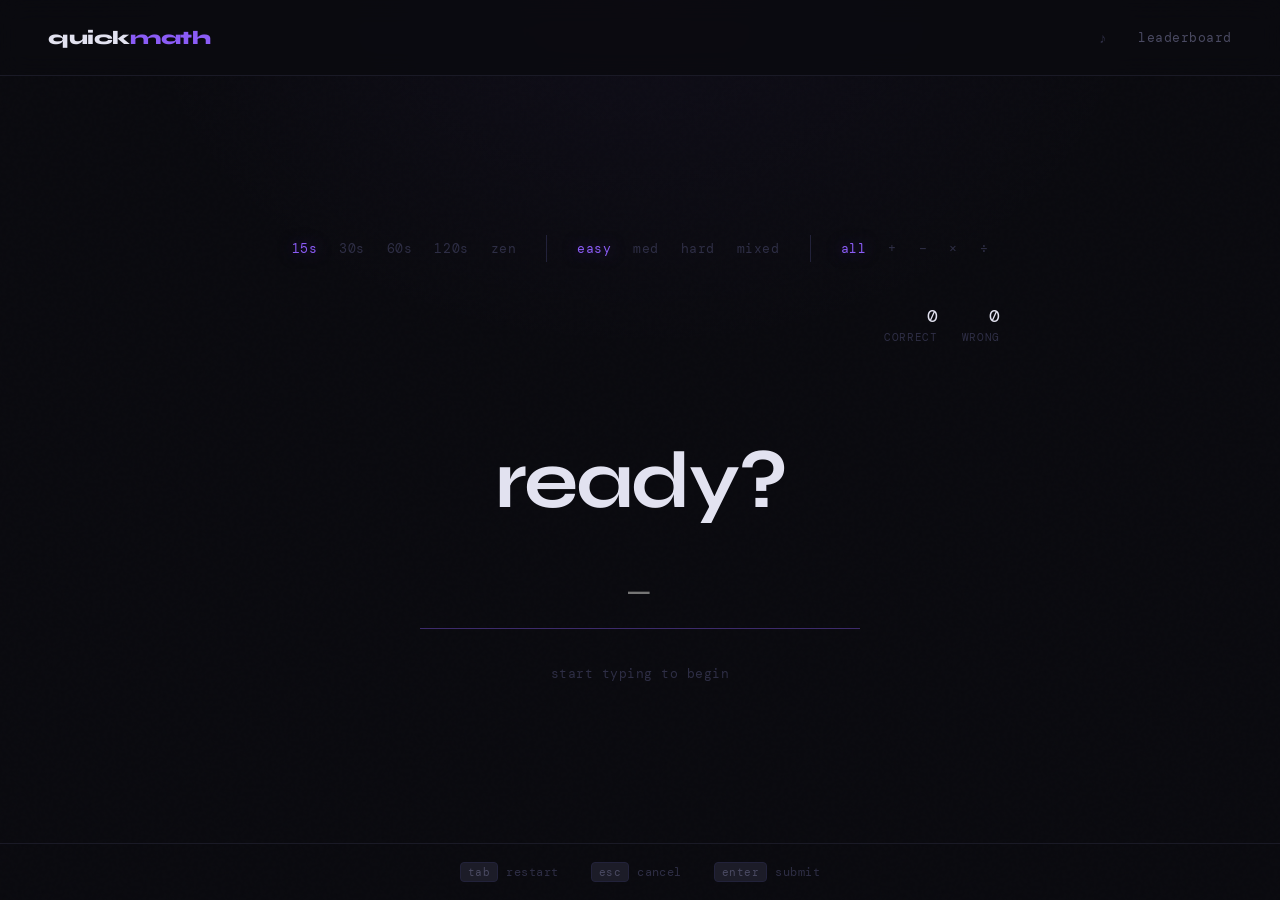
<file: index.html>
<!DOCTYPE html>
<html lang="en">

<head>
  <meta charset="UTF-8">
  <meta name="viewport" content="width=device-width, initial-scale=1.0">
  <title>quickmath</title>
  <link
    href="https://fonts.googleapis.com/css2?family=DM+Mono:wght@300;400;500&family=Syne:wght@400;500;600;700;800&display=swap"
    rel="stylesheet">
  <link rel="stylesheet" href="styles.css">
</head>

<body>

  <div class="particles" id="particles"></div>

  <div class="app">
    <header>
      <div class="logo" id="logoBtn">quick<span>math</span></div>
      <nav class="nav">
        <button class="mute-btn" id="muteBtn" title="toggle sound">♪</button>
        <button class="nav-btn" id="lbNavBtn">leaderboard</button>
      </nav>
    </header>

    <main>
      <div class="controls">
        <div class="controls-group">
          <button class="ctrl-btn active" data-type="time" data-val="15">15s</button>
          <button class="ctrl-btn" data-type="time" data-val="30">30s</button>
          <button class="ctrl-btn" data-type="time" data-val="60">60s</button>
          <button class="ctrl-btn" data-type="time" data-val="120">120s</button>
          <button class="ctrl-btn" data-type="time" data-val="zen">zen</button>
        </div>
        <div class="controls-group">
          <button class="ctrl-btn active" data-type="diff" data-val="easy">easy</button>
          <button class="ctrl-btn" data-type="diff" data-val="medium">med</button>
          <button class="ctrl-btn" data-type="diff" data-val="hard">hard</button>
          <button class="ctrl-btn" data-type="diff" data-val="mixed">mixed</button>
        </div>
        <div class="controls-group">
          <button class="ctrl-btn active" data-type="op" data-val="all">all</button>
          <button class="ctrl-btn" data-type="op" data-val="add">+</button>
          <button class="ctrl-btn" data-type="op" data-val="sub">−</button>
          <button class="ctrl-btn" data-type="op" data-val="mul">×</button>
          <button class="ctrl-btn" data-type="op" data-val="div">÷</button>
        </div>
      </div>

      <div class="game-area" id="gameArea">
        <div class="stats-bar">
          <div class="timer-display hidden" id="timerDisplay">15</div>
          <div class="right-stats">
            <div class="streak-badge" id="streakBadge">
              <span class="streak-icon">🔥</span>
              <span class="streak-val" id="streakVal">0</span>
              <span class="streak-lbl">streak</span>
            </div>
            <div class="score-display">
              <div class="stat">
                <div class="stat-value" id="correctCount">0</div>
                <div class="stat-label">correct</div>
              </div>
              <div class="stat">
                <div class="stat-value" id="wrongCount">0</div>
                <div class="stat-label">wrong</div>
              </div>
            </div>
          </div>
        </div>

        <div class="progress-bar" id="progressBar">
          <div class="progress-fill" id="progressFill" style="width:100%"></div>
        </div>

        <div class="question-wrapper">
          <div class="difficulty-badge" id="diffBadge"></div>
          <div class="question pop" id="questionEl">ready?</div>
        </div>

        <div class="input-wrapper">
          <input type="text" inputmode="numeric" class="answer-input" id="answerInput" placeholder="—"
            autocomplete="off" />
        </div>

        <div class="hint" id="hintEl">start typing to begin</div>
      </div>

      <div class="results-screen" id="resultsScreen">
        <div class="results-title" id="resultsTitle">nice <span>work</span></div>
        <div class="results-grid">
          <div class="result-card">
            <div class="result-val" id="resCorrect">—</div>
            <div class="result-lbl">correct</div>
          </div>
          <div class="result-card">
            <div class="result-val" id="resWrong">—</div>
            <div class="result-lbl">wrong</div>
          </div>
          <div class="result-card">
            <div class="result-val" id="resAccuracy">—</div>
            <div class="result-lbl">accuracy</div>
          </div>
          <div class="result-card">
            <div class="result-val" id="resMpm">—</div>
            <div class="result-lbl">per min</div>
          </div>
          <div class="result-card">
            <div class="result-val gold" id="resBestStreak">—</div>
            <div class="result-lbl">best streak</div>
          </div>
        </div>

        <div class="leaderboard" id="leaderboard">
          <div class="lb-header">
            <span class="lb-title">leaderboard</span>
            <span class="lb-subtitle" id="lbMode">15s · easy · all</span>
          </div>
          <div id="lbRows"></div>
        </div>

        <div class="results-actions">
          <button class="restart-btn" id="restartBtn">restart</button>
          <button class="restart-btn" id="newGameBtn">new settings</button>
        </div>
      </div>
    </main>

    <footer>
      <div class="footer-item"><span class="key">tab</span> restart</div>
      <div class="footer-item"><span class="key">esc</span> cancel</div>
      <div class="footer-item"><span class="key">enter</span> submit</div>
    </footer>
  </div>

  <script src="script.js"></script>
</body>

</html>
</file>
<file: styles.css>
:root {
  --bg: #0a0a0f;
  --bg2: #0f0f16;
  --bg3: #13131c;
  --surface: #16161f;
  --surface2: #1c1c28;
  --border: #1a1a26;
  --border2: #22223a;
  --purple: #8b5cf6;
  --purple-dim: #5b3fa6;
  --purple-glow: rgba(139, 92, 246, 0.18);
  --purple-faint: rgba(139, 92, 246, 0.06);
  --text: #e2e2f0;
  --text-dim: #4a4a62;
  --text-faint: #2e2e45;
  --correct: #6ee7b7;
  --error: #f87171;
  --mono: 'DM Mono', monospace;
  --display: 'Syne', sans-serif;
}

* {
  margin: 0;
  padding: 0;
  box-sizing: border-box;
}

html {
  scroll-behavior: smooth;
}

body {
  background: var(--bg);
  color: var(--text);
  font-family: var(--mono);
  min-height: 100vh;
  overflow-x: hidden;
}

body::before {
  content: '';
  position: fixed;
  inset: 0;
  background-image: url("data:image/svg+xml,%3Csvg viewBox='0 0 256 256' xmlns='http://www.w3.org/2000/svg'%3E%3Cfilter id='noise'%3E%3CfeTurbulence type='fractalNoise' baseFrequency='0.9' numOctaves='4' stitchTiles='stitch'/%3E%3C/filter%3E%3Crect width='100%25' height='100%25' filter='url(%23noise)' opacity='0.03'/%3E%3C/svg%3E");
  pointer-events: none;
  z-index: 0;
  opacity: 0.4;
}

body::after {
  content: '';
  position: fixed;
  top: -40%;
  left: 50%;
  transform: translateX(-50%);
  width: 80vw;
  height: 80vh;
  background: radial-gradient(ellipse, rgba(139, 92, 246, 0.04) 0%, transparent 70%);
  pointer-events: none;
  z-index: 0;
}

.app {
  position: relative;
  z-index: 1;
  min-height: 100vh;
  display: flex;
  flex-direction: column;
}

header {
  display: flex;
  align-items: center;
  justify-content: space-between;
  padding: 26px 48px;
  border-bottom: 1px solid var(--border);
  background: rgba(10, 10, 15, 0.8);
  backdrop-filter: blur(12px);
  position: sticky;
  top: 0;
  z-index: 100;
  animation: fadeDown 0.6s ease both;
}

@keyframes fadeDown {
  from {
    opacity: 0;
    transform: translateY(-12px);
  }

  to {
    opacity: 1;
    transform: translateY(0);
  }
}

.logo {
  font-family: var(--display);
  font-size: 19px;
  font-weight: 800;
  letter-spacing: -0.02em;
  cursor: pointer;
  transition: opacity 0.2s;
  user-select: none;
}

.logo:hover {
  opacity: 0.75;
}

.logo span {
  color: var(--purple);
}

.nav {
  display: flex;
  align-items: center;
  gap: 24px;
}

.nav-btn {
  background: none;
  border: none;
  color: var(--text-dim);
  font-family: var(--mono);
  font-size: 13px;
  cursor: pointer;
  transition: color 0.2s;
  letter-spacing: 0.04em;
}

.nav-btn:hover {
  color: var(--text);
}

main {
  flex: 1;
  display: flex;
  flex-direction: column;
  align-items: center;
  justify-content: center;
  padding: 60px 24px;
  gap: 44px;
  animation: fadeUp 0.8s ease 0.2s both;
}

@keyframes fadeUp {
  from {
    opacity: 0;
    transform: translateY(20px);
  }

  to {
    opacity: 1;
    transform: translateY(0);
  }
}

.controls {
  display: flex;
  align-items: center;
  gap: 0;
}

.controls-group {
  display: flex;
  align-items: center;
  gap: 2px;
  padding: 0 20px;
  border-right: 1px solid var(--border2);
}

.controls-group:last-child {
  border-right: none;
  padding-right: 0;
}

.controls-group:first-child {
  padding-left: 0;
}

.ctrl-btn {
  background: none;
  border: none;
  color: var(--text-faint);
  font-family: var(--mono);
  font-size: 13px;
  padding: 5px 10px;
  cursor: pointer;
  transition: color 0.2s, text-shadow 0.2s;
  letter-spacing: 0.04em;
}

.ctrl-btn:hover {
  color: var(--text-dim);
  text-shadow: 0 0 12px rgba(139, 92, 246, 0.3);
}

.ctrl-btn.active {
  color: var(--purple);
  text-shadow: 0 0 16px rgba(139, 92, 246, 0.5);
}

.game-area {
  width: 100%;
  max-width: 720px;
  display: flex;
  flex-direction: column;
  align-items: center;
  gap: 36px;
}

.stats-bar {
  width: 100%;
  display: flex;
  align-items: center;
  justify-content: space-between;
  height: 36px;
}

.timer-display {
  font-size: 28px;
  font-weight: 300;
  color: var(--purple);
  letter-spacing: -0.02em;
  min-width: 60px;
  transition: color 0.3s, text-shadow 0.3s;
  text-shadow: 0 0 20px rgba(139, 92, 246, 0.4);
}

.timer-display.urgent {
  color: var(--error);
  text-shadow: 0 0 20px rgba(248, 113, 113, 0.4);
}

.timer-display.hidden {
  opacity: 0;
  pointer-events: none;
}

.right-stats {
  display: flex;
  align-items: center;
  gap: 28px;
}

.streak-badge {
  display: flex;
  align-items: center;
  gap: 6px;
  opacity: 0;
  transition: opacity 0.3s;
}

.streak-badge.visible {
  opacity: 1;
}

.streak-icon {
  font-size: 14px;
  animation: pulse 1s ease infinite;
}

@keyframes pulse {

  0%,
  100% {
    transform: scale(1);
  }

  50% {
    transform: scale(1.2);
  }
}

.streak-val {
  font-size: 18px;
  font-weight: 400;
  color: #fbbf24;
  text-shadow: 0 0 16px rgba(251, 191, 36, 0.4);
}

.streak-lbl {
  font-size: 11px;
  color: var(--text-faint);
  letter-spacing: 0.06em;
  text-transform: uppercase;
}

.score-display {
  display: flex;
  gap: 24px;
}

.stat {
  display: flex;
  flex-direction: column;
  align-items: flex-end;
  gap: 2px;
}

.stat-value {
  font-size: 18px;
  font-weight: 400;
  color: var(--text);
}

.stat-label {
  font-size: 11px;
  color: var(--text-faint);
  letter-spacing: 0.06em;
  text-transform: uppercase;
}

.progress-bar {
  width: 100%;
  height: 1px;
  background: var(--border2);
  border-radius: 1px;
  overflow: visible;
  opacity: 0;
  transition: opacity 0.3s;
}

.progress-bar.visible {
  opacity: 1;
}

.progress-fill {
  height: 100%;
  background: var(--purple);
  border-radius: 1px;
  transition: width 1s linear;
  box-shadow: 0 0 8px rgba(139, 92, 246, 0.6);
}

.question-wrapper {
  width: 100%;
  display: flex;
  flex-direction: column;
  align-items: center;
  gap: 10px;
}

.difficulty-badge {
  font-size: 11px;
  letter-spacing: 0.1em;
  text-transform: uppercase;
  color: var(--text-faint);
  transition: color 0.3s;
  height: 16px;
}

.difficulty-badge.easy {
  color: rgba(110, 231, 183, 0.5);
}

.difficulty-badge.medium {
  color: rgba(139, 92, 246, 0.5);
}

.difficulty-badge.hard {
  color: rgba(248, 113, 113, 0.5);
}

.question {
  font-family: var(--display);
  font-size: clamp(44px, 9vw, 80px);
  font-weight: 700;
  letter-spacing: -0.03em;
  text-align: center;
  line-height: 1;
  color: var(--text);
}

.question.pop {
  animation: questionPop 0.3s cubic-bezier(0.34, 1.56, 0.64, 1) both;
}

@keyframes questionPop {
  0% {
    opacity: 0;
    transform: scale(0.88) translateY(6px);
  }

  100% {
    opacity: 1;
    transform: scale(1) translateY(0);
  }
}

.input-wrapper {
  width: 100%;
  display: flex;
  align-items: center;
  justify-content: center;
}

.answer-input {
  width: 100%;
  max-width: 440px;
  background: transparent;
  border: none;
  border-bottom: 1px solid var(--border2);
  outline: none;
  font-family: var(--mono);
  font-size: 36px;
  font-weight: 300;
  color: var(--text);
  text-align: center;
  padding: 12px 0;
  caret-color: var(--purple);
  letter-spacing: 0.05em;
  transition: border-color 0.2s;
  -moz-appearance: textfield;
}

.answer-input::-webkit-outer-spin-button,
.answer-input::-webkit-inner-spin-button {
  -webkit-appearance: none;
  margin: 0;
}

.answer-input:focus {
  border-color: rgba(139, 92, 246, 0.4);
}

.answer-input.wrong {
  border-color: rgba(248, 113, 113, 0.5);
  color: var(--error);
  animation: shake 0.3s ease;
}

.answer-input.right {
  border-color: rgba(110, 231, 183, 0.5);
  color: var(--correct);
}

@keyframes shake {

  0%,
  100% {
    transform: translateX(0);
  }

  25% {
    transform: translateX(-8px);
  }

  75% {
    transform: translateX(8px);
  }
}

.hint {
  font-size: 13px;
  color: var(--text-faint);
  letter-spacing: 0.04em;
  text-align: center;
  height: 20px;
  transition: opacity 0.4s;
}

.hint.hidden {
  opacity: 0;
}

.float-score {
  position: fixed;
  font-family: var(--mono);
  font-size: 20px;
  font-weight: 300;
  pointer-events: none;
  z-index: 999;
  animation: floatScore 0.8s ease forwards;
}

@keyframes floatScore {
  0% {
    opacity: 1;
    transform: translateY(0) scale(1);
  }

  100% {
    opacity: 0;
    transform: translateY(-40px) scale(0.8);
  }
}

.results-screen {
  display: none;
  flex-direction: column;
  align-items: center;
  gap: 40px;
  width: 100%;
  max-width: 720px;
  animation: fadeUp 0.6s ease both;
}

.results-screen.visible {
  display: flex;
}

.results-title {
  font-family: var(--display);
  font-size: 44px;
  font-weight: 800;
  letter-spacing: -0.03em;
  color: var(--text);
}

.results-title span {
  color: var(--purple);
}

.results-grid {
  display: grid;
  grid-template-columns: repeat(5, 1fr);
  gap: 1px;
  background: var(--border);
  border: 1px solid var(--border);
  border-radius: 14px;
  overflow: hidden;
  width: 100%;
}

.result-card {
  background: var(--surface);
  padding: 24px 18px;
  display: flex;
  flex-direction: column;
  gap: 8px;
  transition: background 0.2s;
}

.result-card:hover {
  background: var(--surface2);
}

.result-val {
  font-family: var(--display);
  font-size: 36px;
  font-weight: 700;
  letter-spacing: -0.03em;
  color: var(--purple);
  line-height: 1;
}

.result-val.gold {
  color: #fbbf24;
  text-shadow: 0 0 16px rgba(251, 191, 36, 0.3);
}

.result-lbl {
  font-size: 11px;
  color: var(--text-dim);
  letter-spacing: 0.06em;
  text-transform: uppercase;
}

.leaderboard {
  width: 100%;
  display: flex;
  flex-direction: column;
  border: 1px solid var(--border);
  border-radius: 14px;
  overflow: hidden;
}

.lb-header {
  display: flex;
  align-items: center;
  justify-content: space-between;
  padding: 14px 20px;
  background: var(--surface);
  border-bottom: 1px solid var(--border);
}

.lb-title {
  font-size: 12px;
  letter-spacing: 0.08em;
  text-transform: uppercase;
  color: var(--text-dim);
}

.lb-subtitle {
  font-size: 11px;
  color: var(--text-faint);
  letter-spacing: 0.04em;
}

.lb-row {
  display: grid;
  grid-template-columns: 28px 1fr 60px 60px 60px 70px;
  align-items: center;
  gap: 12px;
  padding: 12px 20px;
  background: var(--bg2);
  border-bottom: 1px solid var(--border);
  transition: background 0.15s;
  font-size: 13px;
}

.lb-row:last-child {
  border-bottom: none;
}

.lb-row:hover {
  background: var(--surface);
}

.lb-row.current-run {
  background: var(--purple-faint);
  border-left: 2px solid var(--purple);
}

.lb-rank {
  color: var(--text-faint);
  font-size: 12px;
  text-align: center;
}

.lb-rank.gold {
  color: #fbbf24;
}

.lb-rank.silver {
  color: #94a3b8;
}

.lb-rank.bronze {
  color: #b45309;
}

.lb-date {
  color: var(--text-dim);
}

.lb-val {
  color: var(--text);
  text-align: right;
}

.lb-val.highlight {
  color: var(--purple);
}

.lb-val.streak-col {
  color: #fbbf24;
}

.results-actions {
  display: flex;
  gap: 12px;
}

.restart-btn {
  background: none;
  border: 1px solid var(--border2);
  color: var(--text-dim);
  font-family: var(--mono);
  font-size: 14px;
  padding: 12px 32px;
  border-radius: 10px;
  cursor: pointer;
  letter-spacing: 0.04em;
  transition: all 0.2s;
}

.restart-btn:hover {
  color: var(--purple);
  border-color: var(--purple-dim);
  box-shadow: 0 0 20px var(--purple-glow);
  text-shadow: 0 0 12px rgba(139, 92, 246, 0.5);
}

.particles {
  position: fixed;
  inset: 0;
  pointer-events: none;
  z-index: 0;
}

.particle {
  position: absolute;
  width: 1.5px;
  height: 1.5px;
  background: var(--purple);
  border-radius: 50%;
  opacity: 0;
  animation: floatParticle var(--dur) ease-in infinite;
  animation-delay: var(--delay);
  left: var(--x);
  top: 100%;
}

@keyframes floatParticle {
  0% {
    opacity: 0;
    transform: translateY(0) scale(0);
  }

  10% {
    opacity: 0.5;
    transform: translateY(-20px) scale(1);
  }

  90% {
    opacity: 0.1;
  }

  100% {
    opacity: 0;
    transform: translateY(-80vh) scale(0.3);
  }
}

footer {
  padding: 18px 48px;
  border-top: 1px solid var(--border);
  display: flex;
  align-items: center;
  justify-content: center;
  gap: 32px;
  animation: fadeUp 0.8s ease 0.4s both;
}

.footer-item {
  display: flex;
  align-items: center;
  gap: 8px;
  font-size: 12px;
  color: var(--text-faint);
  letter-spacing: 0.04em;
}

.key {
  background: var(--surface2);
  border: 1px solid var(--border2);
  border-radius: 4px;
  padding: 2px 7px;
  font-size: 11px;
  color: var(--text-dim);
}

.mute-btn {
  background: none;
  border: none;
  color: var(--text-faint);
  font-size: 14px;
  cursor: pointer;
  padding: 4px 8px;
  border-radius: 6px;
  transition: color 0.2s, opacity 0.2s;
  line-height: 1;
}

.mute-btn:hover {
  color: var(--text-dim);
}

.mute-btn.muted {
  opacity: 0.3;
}
</file>
